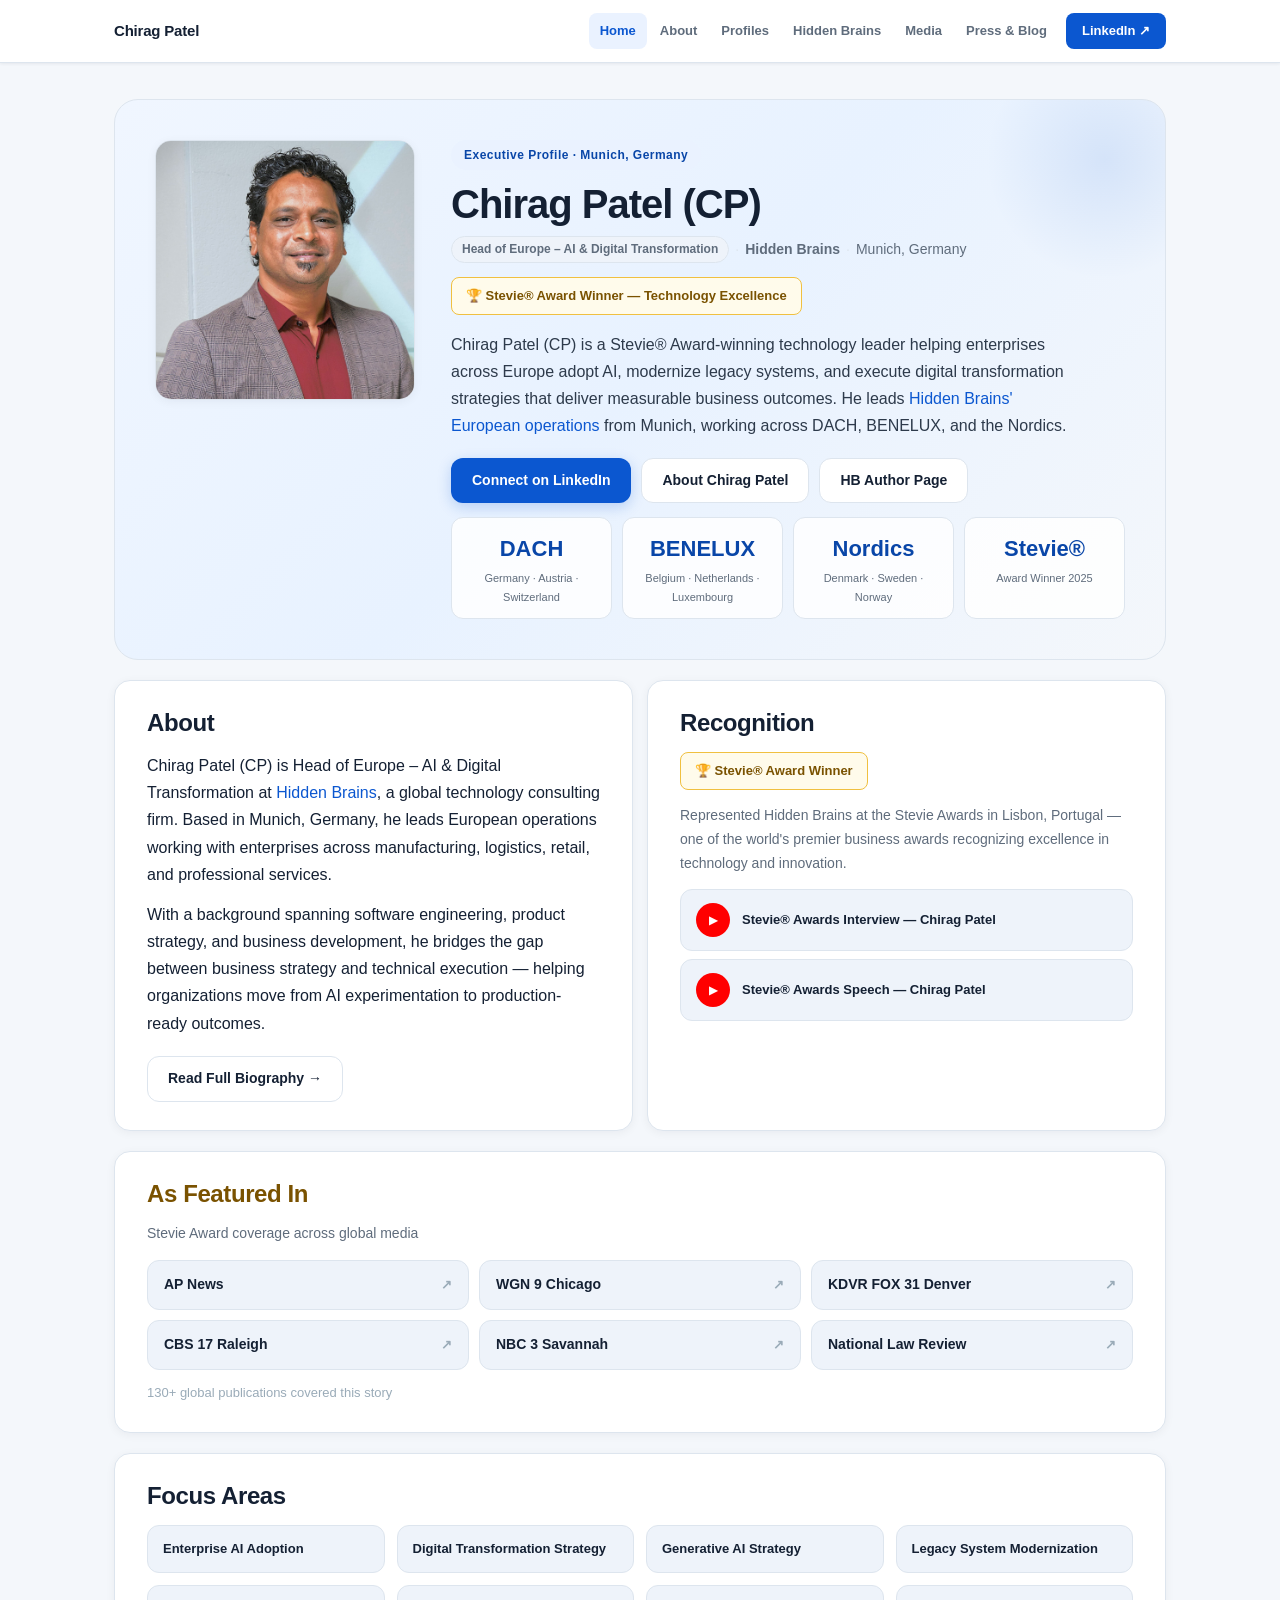
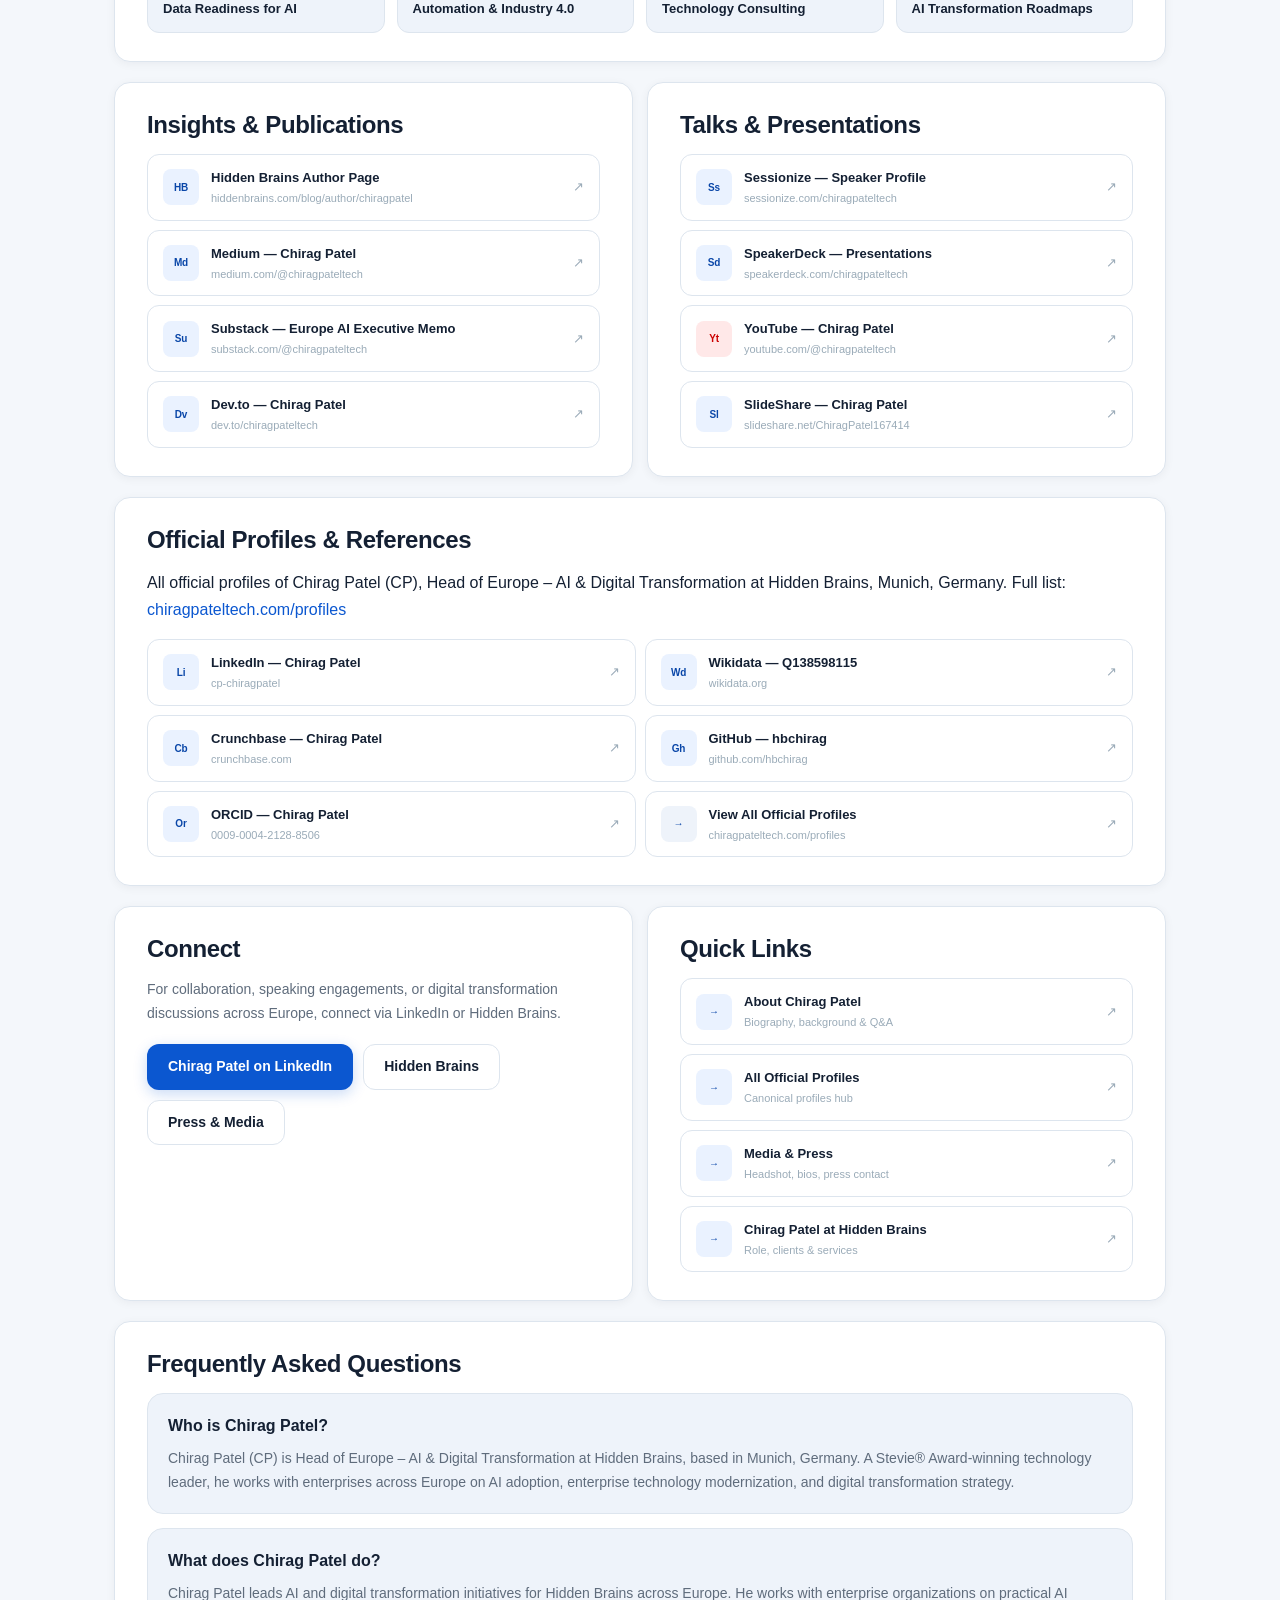
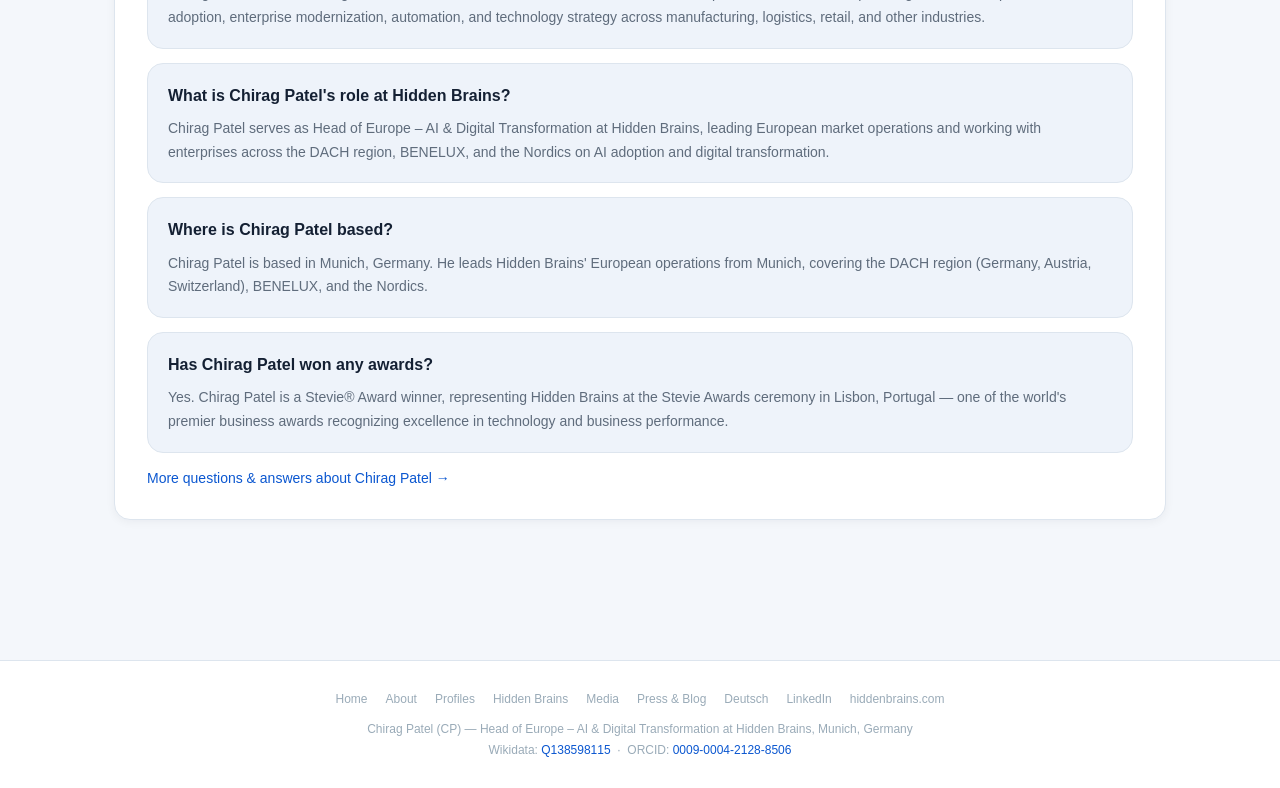
<file: index.html>
<!DOCTYPE html>
<html lang="en">
<head>
<meta charset="UTF-8"/>
<meta name="viewport" content="width=device-width,initial-scale=1.0"/>
<title>Chirag Patel (CP) — AI & Digital Transformation | Munich</title>
<meta name="description" content="Chirag Patel (CP), Head of Europe – AI & Digital Transformation at Hidden Brains, Munich. Stevie® Award winner. Enterprise AI adoption across Europe."/>
<meta name="author" content="Chirag Patel"/>
<meta name="robots" content="index, follow"/>
<link rel="canonical" href="https://chiragpateltech.com/"/>
<link rel="alternate" hreflang="en" href="https://chiragpateltech.com/"/>
<link rel="alternate" hreflang="de" href="https://chiragpateltech.com/chirag-patel-muenchen"/>
<link rel="alternate" hreflang="x-default" href="https://chiragpateltech.com/"/>
<meta name="google-site-verification" content="b51nEF5Mv8X1yjSTfAau5msGA1bmDhkhypOXOXztSyU"/>
<meta name="msvalidate.01" content="3B73894235598F8B4BD6E9AF2F47E3A2"/>
<meta name="p:domain_verify" content="a752d822ec70c8e06800a8be96e46be3"/>
<meta property="og:title" content="Chirag Patel | Head of Europe – AI & Digital Transformation | Hidden Brains"/>
<meta property="og:description" content="Chirag Patel (CP) is Head of Europe – AI & Digital Transformation at Hidden Brains, Munich. Stevie® Award-winning technology leader helping European enterprises adopt AI."/>
<meta property="og:type" content="profile"/>
<meta property="og:url" content="https://chiragpateltech.com/"/>
<meta property="og:image" content="https://chiragpateltech.com/chirag-patel-head-of-europe-ai-digital-transformation.jpg"/>
<meta property="og:image:alt" content="Chirag Patel, Head of Europe – AI & Digital Transformation at Hidden Brains, Munich, Germany"/>
<meta property="og:site_name" content="Chirag Patel"/>
<meta property="og:locale" content="en_GB"/>
<meta property="og:locale:alternate" content="de_DE"/>
<meta property="profile:first_name" content="Chirag"/>
<meta property="profile:last_name" content="Patel"/>
<meta property="profile:username" content="chiragpateltech"/>
<meta name="twitter:card" content="summary_large_image"/>
<meta name="twitter:site" content="@chiragpateltech"/>
<meta name="twitter:creator" content="@chiragpateltech"/>
<meta name="twitter:title" content="Chirag Patel | Head of Europe – AI & Digital Transformation | Hidden Brains"/>
<meta name="twitter:description" content="Chirag Patel (CP) is Head of Europe – AI & Digital Transformation at Hidden Brains, Munich. Stevie® Award-winning leader helping European enterprises adopt AI."/>
<meta name="twitter:image" content="https://chiragpateltech.com/chirag-patel-head-of-europe-ai-digital-transformation.jpg"/>
<link rel="stylesheet" href="/style.css"/>
<script type="application/ld+json">
{"@context":"https://schema.org","@graph":[
{"@type":"WebSite","@id":"https://chiragpateltech.com/#website","url":"https://chiragpateltech.com/","name":"Chirag Patel","inLanguage":"en","description":"Official website of Chirag Patel (CP), Head of Europe – AI & Digital Transformation at Hidden Brains, Munich, Germany."},
{"@type":"Organization","@id":"https://www.hiddenbrains.com/#organization","name":"Hidden Brains","url":"https://www.hiddenbrains.com/"},
{"@type":"Person","@id":"https://chiragpateltech.com/#person","name":"Chirag Patel","alternateName":"CP","url":"https://chiragpateltech.com/","telephone":"+49-15792376719","email":"chirag.hpatel@hiddenbrains.in","image":{"@type":"ImageObject","url":"https://chiragpateltech.com/chirag-patel-head-of-europe-ai-digital-transformation.jpg","caption":"Chirag Patel, Head of Europe – AI & Digital Transformation at Hidden Brains, Munich, Germany"},"jobTitle":"Head of Europe – AI & Digital Transformation","description":"Chirag Patel (CP) is Head of Europe – AI & Digital Transformation at Hidden Brains, based in Munich, Germany. Stevie® Award-winning technology leader working with enterprises across DACH, BENELUX, and the Nordics on AI adoption and digital transformation.","award":"Stevie® Award","nationality":{"@type":"Country","name":"India"},"knowsLanguage":["en","de","hi"],"address":{"@type":"PostalAddress","addressLocality":"Munich","addressRegion":"Bavaria","addressCountry":"DE"},"worksFor":{"@id":"https://www.hiddenbrains.com/#organization"},"affiliation":{"@id":"https://www.hiddenbrains.com/#organization"},"knowsAbout":["Artificial Intelligence","Digital Transformation","Enterprise Technology","AI Strategy","Generative AI","Industry 4.0","Enterprise Automation","Technology Consulting"],"sameAs":[
"https://www.linkedin.com/in/cp-chiragpatel",
"https://www.wikidata.org/wiki/Q138598115",
"https://orcid.org/0009-0004-2128-8506",
"https://github.com/hbchirag",
"https://medium.com/@chiragpateltech",
"https://www.crunchbase.com/person/chirag-patel-a40a",
"https://huggingface.co/chiragpateltech",
"https://sessionize.com/chiragpateltech",
"https://x.com/chiragpateltech",
"https://substack.com/@chiragpateltech",
"https://speakerdeck.com/chiragpateltech",
"https://stackoverflow.com/users/3539782/chirag-patel",
"https://www.hiddenbrains.com/blog/author/chiragpatel",
"https://www.hiddenbrains.com/blog/chirag-patel-head-of-europe.html",
"https://dev.to/chiragpateltech",
"https://www.xing.com/profile/Chirag_Patel011835",
"https://www.quora.com/profile/Chirag-Patel-434",
"https://gravatar.com/chiragpateltech",
"https://www.producthunt.com/@chiragpatelhiddenbrains",
"https://wellfound.com/u/chiragpateltech",
"https://www.indiehackers.com/chiragpateltech",
"https://independent.academia.edu/chiragpateltech",
"https://www.scribd.com/user/chiragpateltech",
"https://issuu.com/chiragpatelhiddenbrains",
"https://gitlab.com/chiragpateltech",
"https://flipboard.com/@chiragpateltech",
"https://vimeo.com/chiragpateltech",
"https://www.reddit.com/user/chirag_patel_hb/",
"https://www.slideshare.net/ChiragPatel167414",
"https://about.me/chiragpatelhb",
"https://de.pinterest.com/chiragpateltecheu/",
"https://www.flickr.com/people/chiragpatelhiddenbrains",
"https://unsplash.com/@chiragpateltech",
"https://500px.com/p/chiragpateltech",
"https://www.tumblr.com/chiragpateltech",
"https://wordpress.com/reader/users/chiragpateltech",
"https://bsky.app/profile/chiragpateltech.bsky.social",
"https://mastodon.social/@chiragpatel",
"https://www.youtube.com/@chiragpateltech",
"https://www.youtube.com/watch?v=zhTV5Y3raMI",
"https://www.youtube.com/watch?v=dyERn0jrpK0",
"https://www.f6s.com/chirag-patel-hiddenbrains",
"https://www.prlog.org/13131289",
"https://www.pressreleasepoint.com/hidden-brains-announces-chirag-patel-head-europe-ai-and-digital-transformation",
"https://chiragpateltech.com/about-chirag-patel/"
]},
{"@type":"WebPage","@id":"https://chiragpateltech.com/#webpage","url":"https://chiragpateltech.com/","name":"Chirag Patel | Head of Europe – AI & Digital Transformation | Hidden Brains","isPartOf":{"@id":"https://chiragpateltech.com/#website"},"about":{"@id":"https://chiragpateltech.com/#person"},"mainEntity":{"@id":"https://chiragpateltech.com/#person"},"inLanguage":"en"},
{"@type":"FAQPage","@id":"https://chiragpateltech.com/#faq","mainEntity":[
{"@type":"Question","name":"Who is Chirag Patel?","acceptedAnswer":{"@type":"Answer","text":"Chirag Patel (CP) is Head of Europe – AI & Digital Transformation at Hidden Brains, based in Munich, Germany. A Stevie® Award-winning technology leader, he works with enterprises across Europe on AI adoption, enterprise technology modernization, and digital transformation strategy."}},
{"@type":"Question","name":"What does Chirag Patel do?","acceptedAnswer":{"@type":"Answer","text":"Chirag Patel leads AI and digital transformation initiatives for Hidden Brains across Europe, working with enterprise organizations on practical AI adoption, enterprise modernization, automation, and technology strategy across manufacturing, logistics, retail, and other industries."}},
{"@type":"Question","name":"What is Chirag Patel's role at Hidden Brains?","acceptedAnswer":{"@type":"Answer","text":"Chirag Patel serves as Head of Europe – AI & Digital Transformation at Hidden Brains, leading European market operations and working with enterprises across the DACH region, BENELUX, and the Nordics."}},
{"@type":"Question","name":"Where is Chirag Patel based?","acceptedAnswer":{"@type":"Answer","text":"Chirag Patel is based in Munich, Germany, leading Hidden Brains' European operations across the DACH region, BENELUX, and the Nordics."}},
{"@type":"Question","name":"Has Chirag Patel won any awards?","acceptedAnswer":{"@type":"Answer","text":"Yes. Chirag Patel is a Stevie® Award winner, representing Hidden Brains at the Stevie Awards — one of the world's premier business awards recognizing excellence in technology and business performance."}}
]}
]}
</script>
<style>
.hero-section{background:linear-gradient(135deg,#f0f6ff 0%,#e8f2ff 50%,#f4f7fb 100%);border-radius:var(--r-xl);padding:40px;margin-bottom:20px;border:1px solid var(--line);overflow:hidden;position:relative}
.hero-section::after{content:"";position:absolute;top:-60px;right:-60px;width:240px;height:240px;background:radial-gradient(circle,rgba(11,87,208,.1) 0%,transparent 70%);pointer-events:none}
.hero-section .hero-grid{position:relative;z-index:1}
.stat-row{display:flex;flex-wrap:wrap;gap:10px;margin-top:14px}
.stat-item{background:rgba(255,255,255,.85);border:1px solid var(--line);border-radius:var(--r-md);padding:12px 16px;text-align:center;flex:1;min-width:120px}
.stat-n{font-size:22px;font-weight:800;color:var(--accent-dark)}
.stat-l{font-size:11px;color:var(--muted);margin-top:1px}
.focus-section{margin-top:20px}
.profiles-2col{display:grid;grid-template-columns:1fr 1fr;gap:9px}
.section-gap{margin-top:20px}
.faq-item{padding:18px 20px;background:var(--bg2);border:1px solid var(--line);border-radius:var(--r-lg);margin-bottom:14px}
.faq-q{font-size:16px;font-weight:700;color:var(--text);margin-bottom:8px}
.faq-a{font-size:14px;color:var(--muted);margin:0;line-height:1.7}
@media(max-width:768px){.hero-section{padding:24px}.profiles-2col{grid-template-columns:1fr}.stat-row{gap:8px}}
.featured-strip{display:grid;grid-template-columns:repeat(3,1fr);gap:10px}
.featured-item{display:flex;align-items:center;gap:10px;padding:12px 16px;background:var(--bg2);border:1px solid var(--line);border-radius:var(--r-md);text-decoration:none;color:var(--text);font-size:14px;font-weight:600;transition:border-color .2s,background .2s}
.featured-item:hover{border-color:var(--accent);background:var(--accent-soft)}
.featured-item .fi-arrow{margin-left:auto;color:var(--hint);font-size:13px;flex-shrink:0}
@media(max-width:900px){.featured-strip{grid-template-columns:repeat(2,1fr)}}
@media(max-width:480px){.featured-strip{grid-template-columns:1fr}}
</style>
</head>
<body>

<nav class="sitenav">
  <div class="nav-inner">
    <a class="nav-brand" href="/" title="Chirag Patel — Home">Chirag Patel</a>
    <div class="nav-links" id="navlinks">
      <a href="/" class="act" title="Home">Home</a>
      <a href="/about-chirag-patel" title="About Chirag Patel">About</a>
      <a href="/profiles" title="Official Profiles">Profiles</a>
      <a href="/chirag-patel-hidden-brains" title="Chirag Patel at Hidden Brains">Hidden Brains</a>
      <a href="/media" title="Media & Press">Media</a>
      <a href="/blog-stevie-award-ai-transformation" title="Press & Blog">Press &amp; Blog</a>
      <a class="nav-cta" href="https://www.linkedin.com/in/cp-chiragpatel" target="_blank" rel="noopener" title="Connect on LinkedIn">LinkedIn ↗</a>
    </div>
    <button class="nav-toggle" id="navtoggle" aria-label="Open menu"><span></span><span></span><span></span></button>
  </div>
</nav>

<div class="wrap">

  <!-- HERO -->
  <section class="hero-section">
    <div class="hero-grid">
      <div class="hero-photo-wrap">
        <img class="hero-photo" src="/chirag-patel-head-of-europe-ai-digital-transformation.jpg" alt="Chirag Patel, Head of Europe – AI & Digital Transformation at Hidden Brains, based in Munich, Germany" width="520" height="520" loading="eager" fetchpriority="high"/>
      </div>
      <div>
        <div class="eyebrow">Executive Profile · Munich, Germany</div>
        <h1 class="page-title">Chirag Patel (CP)</h1>
        <div class="meta-line">
          <span class="meta-tag">Head of Europe – AI &amp; Digital Transformation</span>
          <span class="meta-dot">·</span>
          <a href="https://www.hiddenbrains.com/" target="_blank" rel="noopener" title="Hidden Brains" style="color:var(--muted);font-weight:600">Hidden Brains</a>
          <span class="meta-dot">·</span>
          <span>Munich, Germany</span>
        </div>
        <div class="award-badge" style="margin-bottom:16px">🏆 Stevie® Award Winner — Technology Excellence</div>
        <p style="font-size:16px;color:#2d3a4b;max-width:620px">Chirag Patel (CP) is a Stevie® Award-winning technology leader helping enterprises across Europe adopt AI, modernize legacy systems, and execute digital transformation strategies that deliver measurable business outcomes. He leads <a href="https://www.hiddenbrains.com/software-development-company-europe.html" target="_blank" rel="noopener" title="Hidden Brains Europe">Hidden Brains' European operations</a> from Munich, working across DACH, BENELUX, and the Nordics.</p>
        <div class="btn-group">
          <a class="btn btn-p" href="https://www.linkedin.com/in/cp-chiragpatel" target="_blank" rel="noopener" title="Chirag Patel on LinkedIn">Connect on LinkedIn</a>
          <a class="btn btn-s" href="/about-chirag-patel" title="About Chirag Patel">About Chirag Patel</a>
          <a class="btn btn-s" href="https://www.hiddenbrains.com/blog/author/chiragpatel" target="_blank" rel="noopener" title="Chirag Patel at Hidden Brains">HB Author Page</a>
        </div>
        <div class="stat-row">
          <div class="stat-item"><div class="stat-n">DACH</div><div class="stat-l">Germany · Austria · Switzerland</div></div>
          <div class="stat-item"><div class="stat-n">BENELUX</div><div class="stat-l">Belgium · Netherlands · Luxembourg</div></div>
          <div class="stat-item"><div class="stat-n">Nordics</div><div class="stat-l">Denmark · Sweden · Norway</div></div>
          <div class="stat-item"><div class="stat-n">Stevie®</div><div class="stat-l">Award Winner 2025</div></div>
        </div>
      </div>
    </div>
  </section>

  <!-- ABOUT + RECOGNITION 2-COL -->
  <div class="g2 section-gap">
    <div class="card">
      <h2 class="sec-title">About</h2>
      <p>Chirag Patel (CP) is Head of Europe – AI &amp; Digital Transformation at <a href="https://www.hiddenbrains.com/" target="_blank" rel="noopener" title="Hidden Brains">Hidden Brains</a>, a global technology consulting firm. Based in Munich, Germany, he leads European operations working with enterprises across manufacturing, logistics, retail, and professional services.</p>
      <p>With a background spanning software engineering, product strategy, and business development, he bridges the gap between business strategy and technical execution — helping organizations move from AI experimentation to production-ready outcomes.</p>
      <a class="btn btn-s" href="/about-chirag-patel" title="Full biography of Chirag Patel" style="margin-top:6px">Read Full Biography →</a>
    </div>
    <div class="card">
      <h2 class="sec-title">Recognition</h2>
      <div class="award-badge" style="margin-bottom:14px">🏆 Stevie® Award Winner</div>
      <p style="font-size:14px;color:var(--muted)">Represented Hidden Brains at the Stevie Awards in Lisbon, Portugal — one of the world's premier business awards recognizing excellence in technology and innovation.</p>
      <div style="margin-top:14px;display:grid;gap:8px">
        <a class="vid-row" href="https://www.youtube.com/watch?v=zhTV5Y3raMI" target="_blank" rel="noopener" title="Chirag Patel Stevie Awards Interview">
          <div class="vid-icon">▶</div>
          <div class="vid-title">Stevie® Awards Interview — Chirag Patel</div>
        </a>
        <a class="vid-row" href="https://www.youtube.com/watch?v=dyERn0jrpK0" target="_blank" rel="noopener" title="Chirag Patel Stevie Awards Speech">
          <div class="vid-icon">▶</div>
          <div class="vid-title">Stevie® Awards Speech — Chirag Patel</div>
        </a>
      </div>
    </div>
  </div>

  <!-- AS FEATURED IN -->
  <div class="card section-gap">
    <h2 class="sec-title" style="color:#7a5200">As Featured In</h2>
    <p style="font-size:14px;color:var(--muted);margin-bottom:14px">Stevie Award coverage across global media</p>
    <div class="featured-strip">
      <a class="featured-item" href="https://apnews.com/press-release/ein-presswire-newsmatics/chirag-patel-wins-stevie-award-for-ai-and-digital-transformation-excellence-bff6a86cfa01e59e1eb6a639d35866a0" target="_blank" rel="noopener" title="Chirag Patel Stevie Award — AP News">AP News<span class="fi-arrow">↗</span></a>
      <a class="featured-item" href="https://wgntv.com/business/press-releases/ein-presswire/901660516/chirag-patel-wins-stevie-award-for-ai-and-digital-transformation-excellence" target="_blank" rel="noopener" title="Chirag Patel Stevie Award — WGN 9 Chicago">WGN 9 Chicago<span class="fi-arrow">↗</span></a>
      <a class="featured-item" href="https://kdvr.com/business/press-releases/ein-presswire/901660516/chirag-patel-wins-stevie-award-for-ai-and-digital-transformation-excellence" target="_blank" rel="noopener" title="Chirag Patel Stevie Award — KDVR FOX 31 Denver">KDVR FOX 31 Denver<span class="fi-arrow">↗</span></a>
      <a class="featured-item" href="https://www.cbs17.com/business/press-releases/ein-presswire/901660516/chirag-patel-wins-stevie-award-for-ai-and-digital-transformation-excellence" target="_blank" rel="noopener" title="Chirag Patel Stevie Award — CBS 17 Raleigh">CBS 17 Raleigh<span class="fi-arrow">↗</span></a>
      <a class="featured-item" href="https://www.wsav.com/business/press-releases/ein-presswire/901660516/chirag-patel-wins-stevie-award-for-ai-and-digital-transformation-excellence" target="_blank" rel="noopener" title="Chirag Patel Stevie Award — NBC 3 Savannah">NBC 3 Savannah<span class="fi-arrow">↗</span></a>
      <a class="featured-item" href="https://natlawreview.com/press-releases/chirag-patel-wins-stevie-award-ai-and-digital-transformation-excellence" target="_blank" rel="noopener" title="Chirag Patel Stevie Award — National Law Review">National Law Review<span class="fi-arrow">↗</span></a>
    </div>
    <p style="font-size:13px;color:var(--hint);margin-top:12px">130+ global publications covered this story</p>
  </div>

  <!-- FOCUS AREAS -->
  <div class="card section-gap">
    <h2 class="sec-title">Focus Areas</h2>
    <div class="g4">
      <div class="chip">Enterprise AI Adoption</div>
      <div class="chip">Digital Transformation Strategy</div>
      <div class="chip">Generative AI Strategy</div>
      <div class="chip">Legacy System Modernization</div>
      <div class="chip">Data Readiness for AI</div>
      <div class="chip">Automation &amp; Industry 4.0</div>
      <div class="chip">Technology Consulting</div>
      <div class="chip">AI Transformation Roadmaps</div>
    </div>
  </div>

  <!-- INSIGHTS + TALKS -->
  <div class="g2 section-gap">
    <div class="card">
      <h2 class="sec-title">Insights &amp; Publications</h2>
      <div class="p-list">
        <a class="p-row" href="https://www.hiddenbrains.com/blog/author/chiragpatel" target="_blank" rel="noopener" title="Chirag Patel articles at Hidden Brains">
          <div class="p-icon">HB</div>
          <div class="p-info"><div class="p-name">Hidden Brains Author Page</div><div class="p-handle">hiddenbrains.com/blog/author/chiragpatel</div></div>
          <span class="p-arr">↗</span>
        </a>
        <a class="p-row" href="https://medium.com/@chiragpateltech" target="_blank" rel="noopener" title="Chirag Patel on Medium">
          <div class="p-icon">Md</div>
          <div class="p-info"><div class="p-name">Medium — Chirag Patel</div><div class="p-handle">medium.com/@chiragpateltech</div></div>
          <span class="p-arr">↗</span>
        </a>
        <a class="p-row" href="https://substack.com/@chiragpateltech" target="_blank" rel="noopener" title="Chirag Patel Substack — Europe AI Executive Memo">
          <div class="p-icon">Su</div>
          <div class="p-info"><div class="p-name">Substack — Europe AI Executive Memo</div><div class="p-handle">substack.com/@chiragpateltech</div></div>
          <span class="p-arr">↗</span>
        </a>
        <a class="p-row" href="https://dev.to/chiragpateltech" target="_blank" rel="noopener" title="Chirag Patel on Dev.to">
          <div class="p-icon">Dv</div>
          <div class="p-info"><div class="p-name">Dev.to — Chirag Patel</div><div class="p-handle">dev.to/chiragpateltech</div></div>
          <span class="p-arr">↗</span>
        </a>
      </div>
    </div>
    <div class="card">
      <h2 class="sec-title">Talks &amp; Presentations</h2>
      <div class="p-list">
        <a class="p-row" href="https://sessionize.com/chiragpateltech" target="_blank" rel="noopener" title="Chirag Patel speaker profile on Sessionize">
          <div class="p-icon">Ss</div>
          <div class="p-info"><div class="p-name">Sessionize — Speaker Profile</div><div class="p-handle">sessionize.com/chiragpateltech</div></div>
          <span class="p-arr">↗</span>
        </a>
        <a class="p-row" href="https://speakerdeck.com/chiragpateltech" target="_blank" rel="noopener" title="Chirag Patel on SpeakerDeck">
          <div class="p-icon">Sd</div>
          <div class="p-info"><div class="p-name">SpeakerDeck — Presentations</div><div class="p-handle">speakerdeck.com/chiragpateltech</div></div>
          <span class="p-arr">↗</span>
        </a>
        <a class="p-row" href="https://www.youtube.com/@chiragpateltech" target="_blank" rel="noopener" title="Chirag Patel YouTube Channel">
          <div class="p-icon" style="background:#ffe8e8;color:#c00">Yt</div>
          <div class="p-info"><div class="p-name">YouTube — Chirag Patel</div><div class="p-handle">youtube.com/@chiragpateltech</div></div>
          <span class="p-arr">↗</span>
        </a>
        <a class="p-row" href="https://www.slideshare.net/ChiragPatel167414" target="_blank" rel="noopener" title="Chirag Patel on SlideShare">
          <div class="p-icon">Sl</div>
          <div class="p-info"><div class="p-name">SlideShare — Chirag Patel</div><div class="p-handle">slideshare.net/ChiragPatel167414</div></div>
          <span class="p-arr">↗</span>
        </a>
      </div>
    </div>
  </div>

  <!-- OFFICIAL PROFILES -->
  <div class="card section-gap">
    <h2 class="sec-title">Official Profiles &amp; References</h2>
    <p class="text-sm text-muted mb-4">All official profiles of Chirag Patel (CP), Head of Europe – AI &amp; Digital Transformation at Hidden Brains, Munich, Germany. Full list: <a href="/profiles" title="All official Chirag Patel profiles">chiragpateltech.com/profiles</a></p>
    <div class="profiles-2col">
      <a class="p-row" href="https://www.linkedin.com/in/cp-chiragpatel" target="_blank" rel="noopener" title="Chirag Patel LinkedIn"><div class="p-icon">Li</div><div class="p-info"><div class="p-name">LinkedIn — Chirag Patel</div><div class="p-handle">cp-chiragpatel</div></div><span class="p-arr">↗</span></a>
      <a class="p-row" href="https://www.wikidata.org/wiki/Q138598115" target="_blank" rel="noopener" title="Chirag Patel Wikidata Q138598115"><div class="p-icon">Wd</div><div class="p-info"><div class="p-name">Wikidata — Q138598115</div><div class="p-handle">wikidata.org</div></div><span class="p-arr">↗</span></a>
      <a class="p-row" href="https://www.crunchbase.com/person/chirag-patel-a40a" target="_blank" rel="noopener" title="Chirag Patel Crunchbase"><div class="p-icon">Cb</div><div class="p-info"><div class="p-name">Crunchbase — Chirag Patel</div><div class="p-handle">crunchbase.com</div></div><span class="p-arr">↗</span></a>
      <a class="p-row" href="https://github.com/hbchirag" target="_blank" rel="noopener" title="Chirag Patel GitHub"><div class="p-icon">Gh</div><div class="p-info"><div class="p-name">GitHub — hbchirag</div><div class="p-handle">github.com/hbchirag</div></div><span class="p-arr">↗</span></a>
      <a class="p-row" href="https://orcid.org/0009-0004-2128-8506" target="_blank" rel="noopener" title="Chirag Patel ORCID 0009-0004-2128-8506"><div class="p-icon">Or</div><div class="p-info"><div class="p-name">ORCID — Chirag Patel</div><div class="p-handle">0009-0004-2128-8506</div></div><span class="p-arr">↗</span></a>
      <a class="p-row" href="/profiles" title="All official profiles of Chirag Patel"><div class="p-icon" style="background:var(--bg2)">→</div><div class="p-info"><div class="p-name">View All Official Profiles</div><div class="p-handle">chiragpateltech.com/profiles</div></div><span class="p-arr">↗</span></a>
    </div>
  </div>

  <!-- CONNECT + QUICK LINKS -->
  <div class="g2 section-gap">
    <div class="card">
      <h2 class="sec-title">Connect</h2>
      <p style="color:var(--muted);font-size:14px">For collaboration, speaking engagements, or digital transformation discussions across Europe, connect via LinkedIn or Hidden Brains.</p>
      <div class="btn-group">
        <a class="btn btn-p" href="https://www.linkedin.com/in/cp-chiragpatel" target="_blank" rel="noopener" title="Chirag Patel LinkedIn">Chirag Patel on LinkedIn</a>
        <a class="btn btn-s" href="https://www.hiddenbrains.com/" target="_blank" rel="noopener" title="Hidden Brains Website">Hidden Brains</a>
        <a class="btn btn-s" href="/media" title="Press & Media resources for Chirag Patel">Press &amp; Media</a>
      </div>
    </div>
    <div class="card">
      <h2 class="sec-title">Quick Links</h2>
      <div class="p-list">
        <a class="p-row" href="/about-chirag-patel" title="About Chirag Patel"><div class="p-icon">→</div><div class="p-info"><div class="p-name">About Chirag Patel</div><div class="p-handle">Biography, background &amp; Q&amp;A</div></div><span class="p-arr">↗</span></a>
        <a class="p-row" href="/profiles" title="All official Chirag Patel profiles"><div class="p-icon">→</div><div class="p-info"><div class="p-name">All Official Profiles</div><div class="p-handle">Canonical profiles hub</div></div><span class="p-arr">↗</span></a>
        <a class="p-row" href="/media" title="Media & Press"><div class="p-icon">→</div><div class="p-info"><div class="p-name">Media &amp; Press</div><div class="p-handle">Headshot, bios, press contact</div></div><span class="p-arr">↗</span></a>
        <a class="p-row" href="/chirag-patel-hidden-brains" title="Chirag Patel at Hidden Brains"><div class="p-icon">→</div><div class="p-info"><div class="p-name">Chirag Patel at Hidden Brains</div><div class="p-handle">Role, clients &amp; services</div></div><span class="p-arr">↗</span></a>
      </div>
    </div>
  </div>

  <!-- FAQ -->
  <div class="card section-gap">
    <h2 class="sec-title">Frequently Asked Questions</h2>
    <div class="faq-item"><div class="faq-q">Who is Chirag Patel?</div><p class="faq-a">Chirag Patel (CP) is Head of Europe – AI &amp; Digital Transformation at Hidden Brains, based in Munich, Germany. A Stevie® Award-winning technology leader, he works with enterprises across Europe on AI adoption, enterprise technology modernization, and digital transformation strategy.</p></div>
    <div class="faq-item"><div class="faq-q">What does Chirag Patel do?</div><p class="faq-a">Chirag Patel leads AI and digital transformation initiatives for Hidden Brains across Europe. He works with enterprise organizations on practical AI adoption, enterprise modernization, automation, and technology strategy across manufacturing, logistics, retail, and other industries.</p></div>
    <div class="faq-item"><div class="faq-q">What is Chirag Patel's role at Hidden Brains?</div><p class="faq-a">Chirag Patel serves as Head of Europe – AI &amp; Digital Transformation at Hidden Brains, leading European market operations and working with enterprises across the DACH region, BENELUX, and the Nordics on AI adoption and digital transformation.</p></div>
    <div class="faq-item"><div class="faq-q">Where is Chirag Patel based?</div><p class="faq-a">Chirag Patel is based in Munich, Germany. He leads Hidden Brains' European operations from Munich, covering the DACH region (Germany, Austria, Switzerland), BENELUX, and the Nordics.</p></div>
    <div class="faq-item"><div class="faq-q">Has Chirag Patel won any awards?</div><p class="faq-a">Yes. Chirag Patel is a Stevie® Award winner, representing Hidden Brains at the Stevie Awards ceremony in Lisbon, Portugal — one of the world's premier business awards recognizing excellence in technology and business performance.</p></div>
    <p style="margin-top:14px;font-size:14px"><a href="/about-chirag-patel" title="More questions about Chirag Patel">More questions &amp; answers about Chirag Patel →</a></p>
  </div>

</div><!-- /wrap -->

<footer class="site-footer">
  <div class="footer-links">
    <a href="/" title="Home">Home</a>
    <a href="/about-chirag-patel" title="About">About</a>
    <a href="/profiles" title="Profiles">Profiles</a>
    <a href="/chirag-patel-hidden-brains" title="Hidden Brains">Hidden Brains</a>
    <a href="/media" title="Media">Media</a>
    <a href="/blog-stevie-award-ai-transformation" title="Press & Blog">Press &amp; Blog</a>
    <a href="/chirag-patel-muenchen" title="Deutsch">Deutsch</a>
    <a href="https://www.linkedin.com/in/cp-chiragpatel" target="_blank" rel="noopener" title="LinkedIn">LinkedIn</a>
    <a href="https://www.hiddenbrains.com/" target="_blank" rel="noopener" title="Hidden Brains">hiddenbrains.com</a>
  </div>
  <div class="footer-copy">
    Chirag Patel (CP) — Head of Europe – AI &amp; Digital Transformation at Hidden Brains, Munich, Germany<br>
    Wikidata: <a href="https://www.wikidata.org/wiki/Q138598115" target="_blank" rel="noopener">Q138598115</a> &nbsp;·&nbsp;
    ORCID: <a href="https://orcid.org/0009-0004-2128-8506" target="_blank" rel="noopener">0009-0004-2128-8506</a>
  </div>
</footer>

<script>
document.getElementById('navtoggle').addEventListener('click',function(){
  document.getElementById('navlinks').classList.toggle('open');
});
</script>
</body>
</html>
</file>
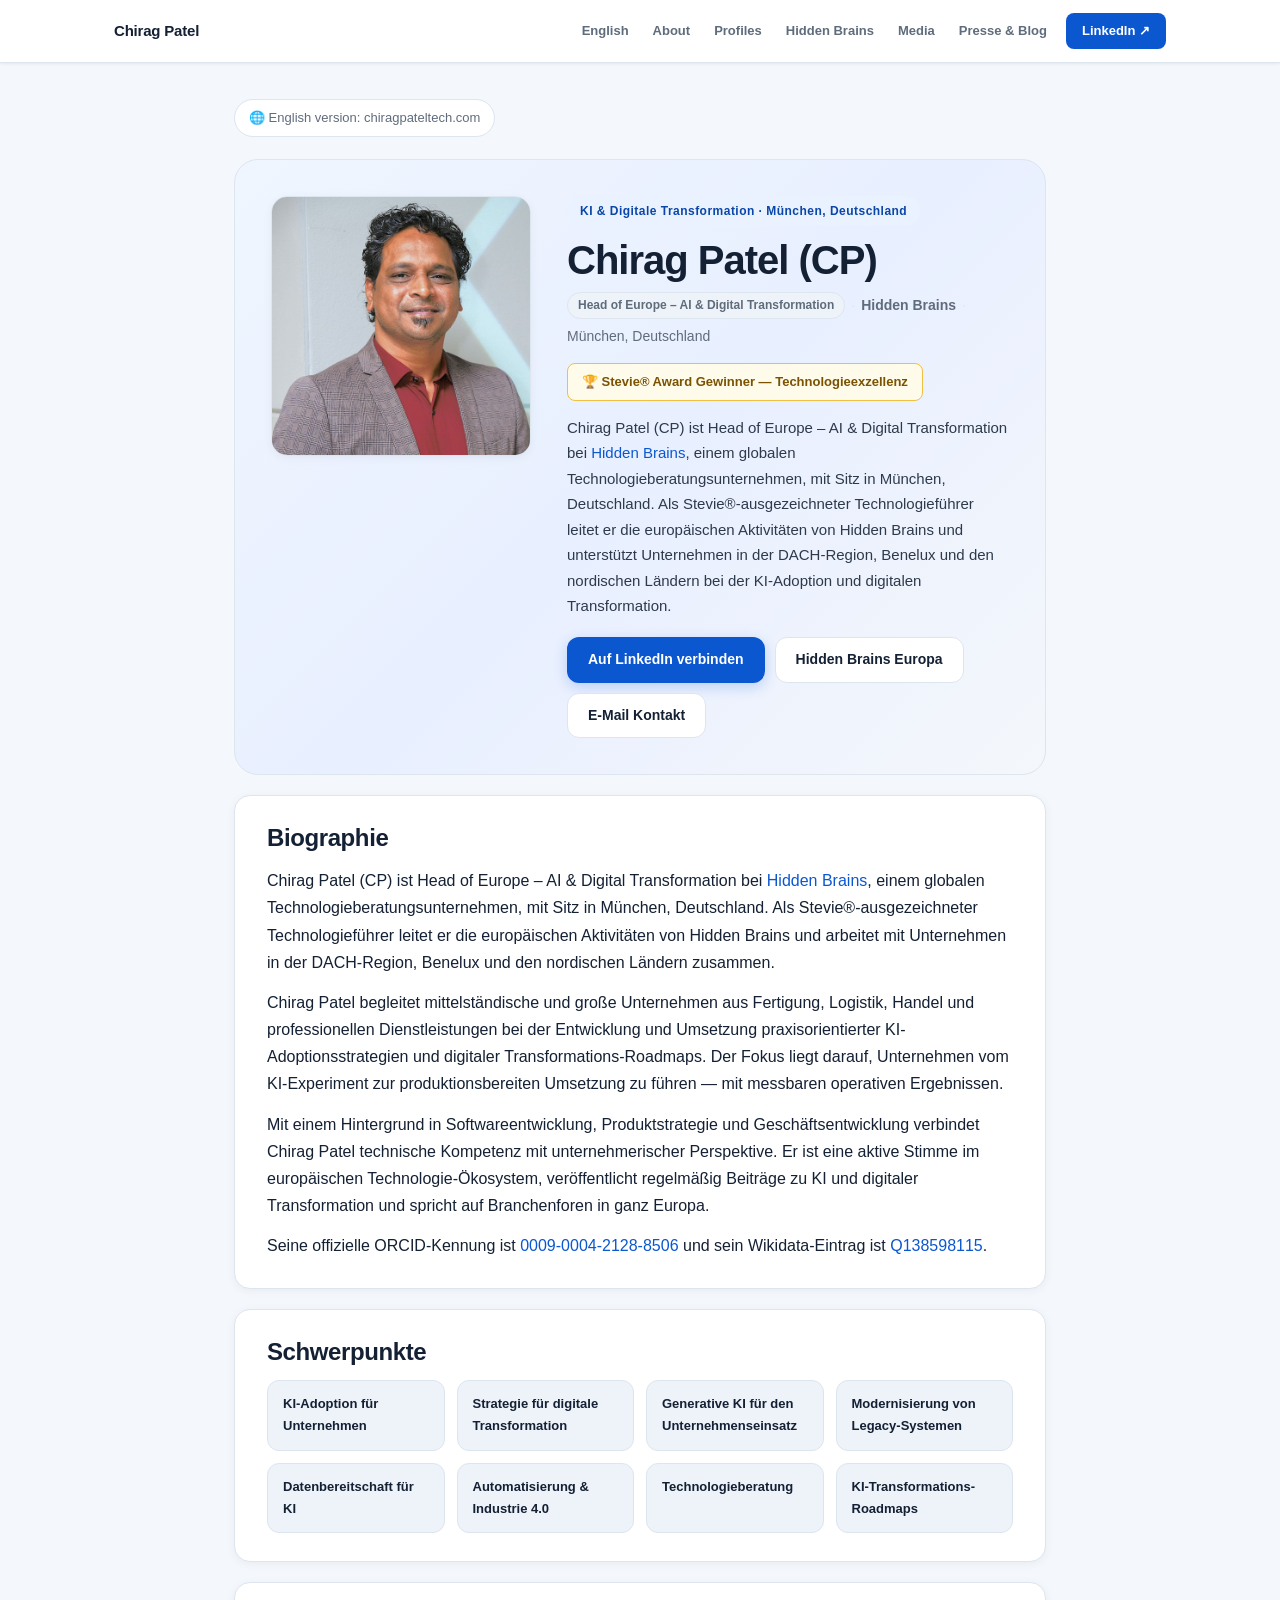
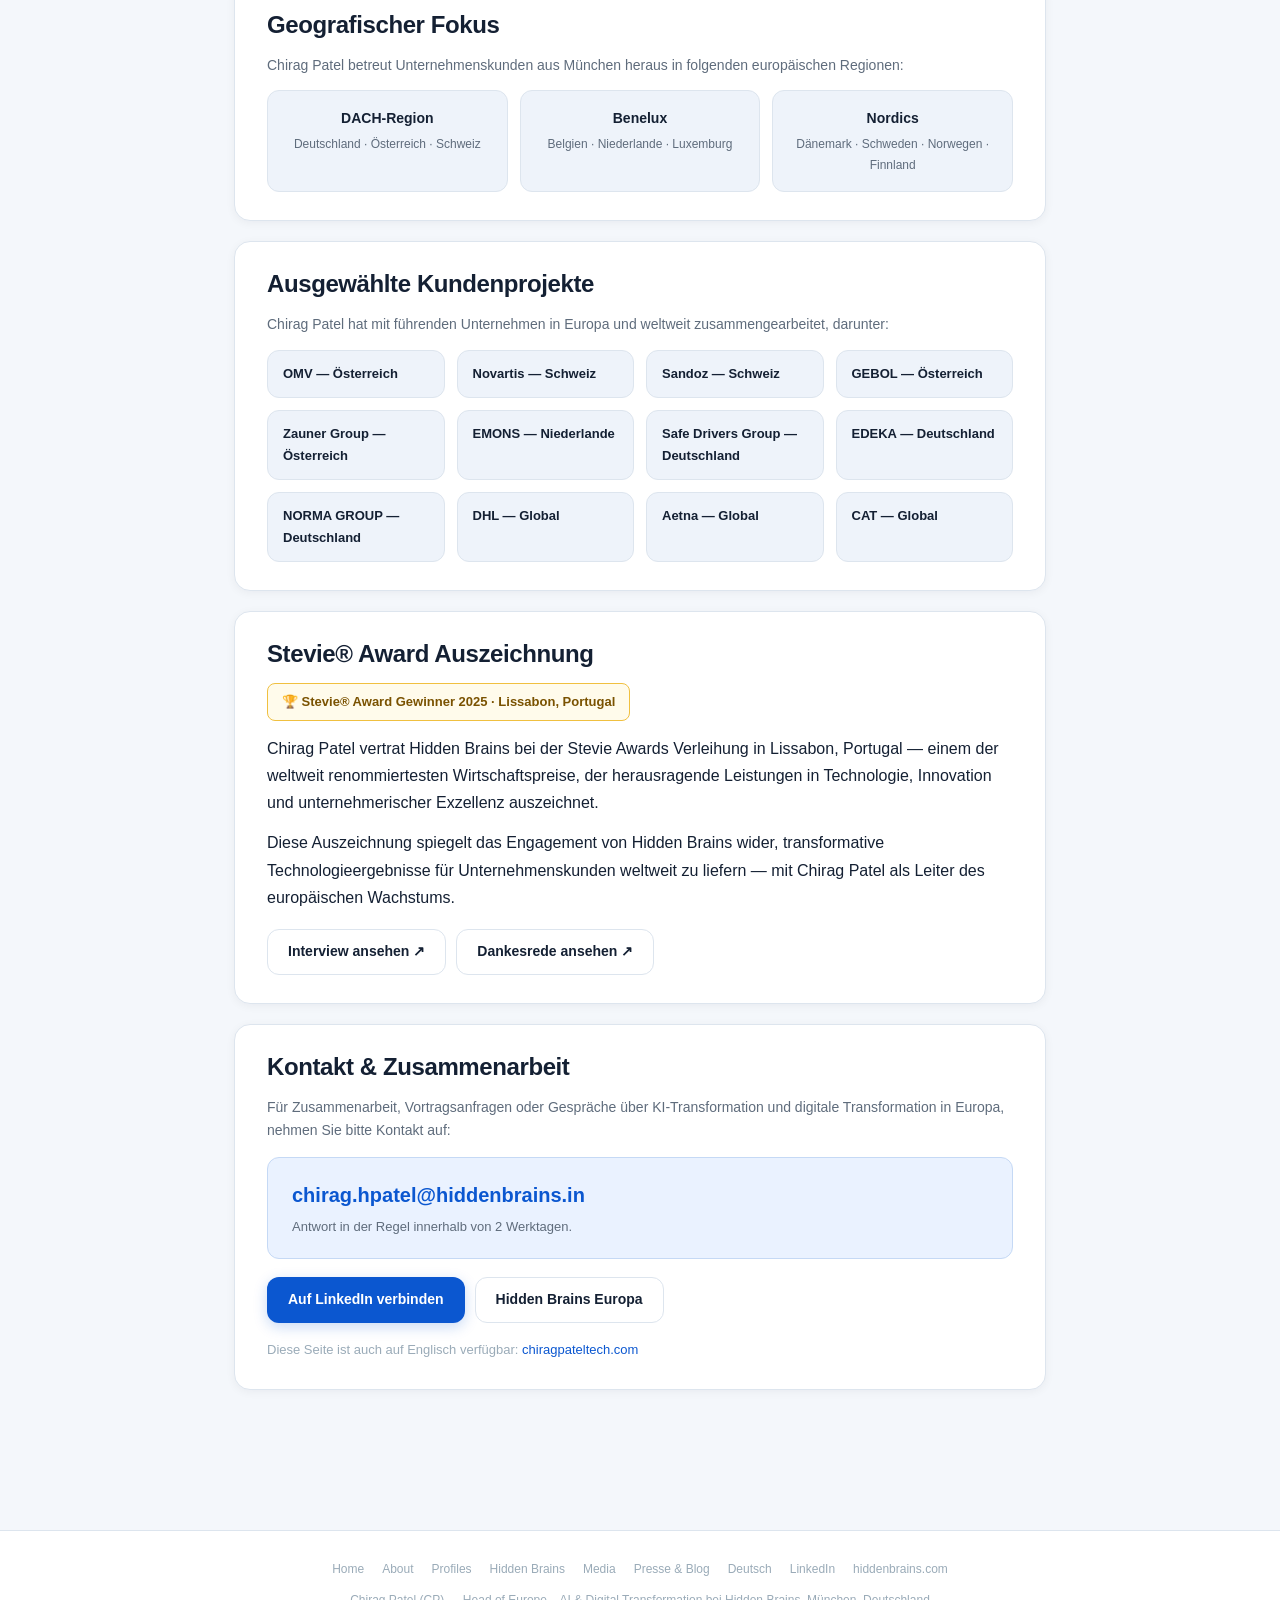
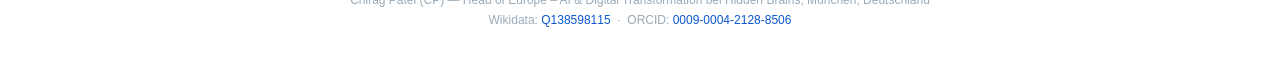
<file: chirag-patel-muenchen.html>
<!DOCTYPE html>
<html lang="de">
<head>
<meta charset="UTF-8"/>
<meta name="viewport" content="width=device-width,initial-scale=1.0"/>
<title>Chirag Patel München — KI & Digitale Transformation</title>
<meta name="description" content="Chirag Patel (CP) ist Head of Europe – KI & Digitale Transformation bei Hidden Brains in München. Stevie® Award Gewinner."/>
<meta name="author" content="Chirag Patel"/>
<meta name="robots" content="index, follow"/>
<link rel="canonical" href="https://chiragpateltech.com/chirag-patel-muenchen"/>
<link rel="alternate" hreflang="de" href="https://chiragpateltech.com/chirag-patel-muenchen"/>
<link rel="alternate" hreflang="en" href="https://chiragpateltech.com/"/>
<link rel="alternate" hreflang="x-default" href="https://chiragpateltech.com/"/>
<meta property="og:title" content="Chirag Patel | KI & Digitale Transformation | München, Deutschland"/>
<meta property="og:description" content="Chirag Patel (CP) ist Head of Europe – AI & Digital Transformation bei Hidden Brains, München. KI-Adoption und digitale Transformation für europäische Unternehmen."/>
<meta property="og:type" content="profile"/>
<meta property="og:url" content="https://chiragpateltech.com/chirag-patel-muenchen"/>
<meta property="og:image" content="https://chiragpateltech.com/chirag-patel-head-of-europe-ai-digital-transformation.jpg"/>
<meta property="og:image:alt" content="Chirag Patel, Head of Europe – AI & Digital Transformation bei Hidden Brains, München, Deutschland"/>
<meta property="og:site_name" content="Chirag Patel"/>
<meta property="og:locale" content="de_DE"/>
<meta property="og:locale:alternate" content="en_GB"/>
<meta property="profile:first_name" content="Chirag"/>
<meta property="profile:last_name" content="Patel"/>
<meta property="profile:username" content="chiragpateltech"/>
<meta name="twitter:card" content="summary_large_image"/>
<meta name="twitter:site" content="@chiragpateltech"/>
<meta name="twitter:creator" content="@chiragpateltech"/>
<meta name="twitter:title" content="Chirag Patel | KI & Digitale Transformation | München"/>
<meta name="twitter:description" content="Chirag Patel (CP) ist Head of Europe – AI & Digital Transformation bei Hidden Brains, München. Stevie®-ausgezeichneter Technologieführer."/>
<meta name="twitter:image" content="https://chiragpateltech.com/chirag-patel-head-of-europe-ai-digital-transformation.jpg"/>
<link rel="stylesheet" href="/style.css"/>
<script type="application/ld+json">
{"@context":"https://schema.org","@graph":[
{"@type":"WebSite","@id":"https://chiragpateltech.com/#website","url":"https://chiragpateltech.com/","name":"Chirag Patel","inLanguage":"en"},
{"@type":"Organization","@id":"https://www.hiddenbrains.com/#organization","name":"Hidden Brains","url":"https://www.hiddenbrains.com/"},
{"@type":"Person","@id":"https://chiragpateltech.com/#person","name":"Chirag Patel","alternateName":"CP","url":"https://chiragpateltech.com/","telephone":"+49-15792376719","email":"chirag.hpatel@hiddenbrains.in","jobTitle":"Head of Europe – AI & Digital Transformation","award":"Stevie® Award","nationality":{"@type":"Country","name":"India"},"knowsLanguage":["en","de","hi"],"image":{"@type":"ImageObject","url":"https://chiragpateltech.com/chirag-patel-head-of-europe-ai-digital-transformation.jpg","caption":"Chirag Patel, Head of Europe – AI & Digital Transformation bei Hidden Brains, München, Deutschland"},"address":{"@type":"PostalAddress","addressLocality":"München","addressRegion":"Bayern","addressCountry":"DE"},"worksFor":{"@id":"https://www.hiddenbrains.com/#organization"},"affiliation":{"@id":"https://www.hiddenbrains.com/#organization"},"knowsAbout":["Artificial Intelligence","Digital Transformation","Enterprise Technology","AI Strategy","Generative AI","Industry 4.0","Enterprise Automation","Technology Consulting"],"sameAs":[
"https://www.linkedin.com/in/cp-chiragpatel",
"https://www.wikidata.org/wiki/Q138598115",
"https://orcid.org/0009-0004-2128-8506",
"https://github.com/hbchirag",
"https://medium.com/@chiragpateltech",
"https://www.crunchbase.com/person/chirag-patel-a40a",
"https://huggingface.co/chiragpateltech",
"https://sessionize.com/chiragpateltech",
"https://x.com/chiragpateltech",
"https://substack.com/@chiragpateltech",
"https://speakerdeck.com/chiragpateltech",
"https://stackoverflow.com/users/3539782/chirag-patel",
"https://www.hiddenbrains.com/blog/author/chiragpatel",
"https://www.hiddenbrains.com/blog/chirag-patel-head-of-europe.html",
"https://dev.to/chiragpateltech",
"https://www.xing.com/profile/Chirag_Patel011835",
"https://www.quora.com/profile/Chirag-Patel-434",
"https://gravatar.com/chiragpateltech",
"https://www.producthunt.com/@chiragpatelhiddenbrains",
"https://wellfound.com/u/chiragpateltech",
"https://www.indiehackers.com/chiragpateltech",
"https://independent.academia.edu/chiragpateltech",
"https://www.scribd.com/user/chiragpateltech",
"https://issuu.com/chiragpatelhiddenbrains",
"https://gitlab.com/chiragpateltech",
"https://flipboard.com/@chiragpateltech",
"https://vimeo.com/chiragpateltech",
"https://www.reddit.com/user/chirag_patel_hb/",
"https://www.slideshare.net/ChiragPatel167414",
"https://about.me/chiragpatelhb",
"https://de.pinterest.com/chiragpateltecheu/",
"https://www.flickr.com/people/chiragpatelhiddenbrains",
"https://unsplash.com/@chiragpateltech",
"https://500px.com/p/chiragpateltech",
"https://www.tumblr.com/chiragpateltech",
"https://wordpress.com/reader/users/chiragpateltech",
"https://bsky.app/profile/chiragpateltech.bsky.social",
"https://mastodon.social/@chiragpatel",
"https://www.youtube.com/@chiragpateltech",
"https://www.youtube.com/watch?v=zhTV5Y3raMI",
"https://www.youtube.com/watch?v=dyERn0jrpK0",
"https://www.f6s.com/chirag-patel-hiddenbrains",
"https://www.prlog.org/13131289",
"https://chiragpateltech.com/about-chirag-patel/"
]},
{"@type":"WebPage","@id":"https://chiragpateltech.com/chirag-patel-muenchen/#webpage","url":"https://chiragpateltech.com/chirag-patel-muenchen/","name":"Chirag Patel | KI & Digitale Transformation | München, Deutschland","isPartOf":{"@id":"https://chiragpateltech.com/#website"},"about":{"@id":"https://chiragpateltech.com/#person"},"inLanguage":"de","breadcrumb":{"@type":"BreadcrumbList","itemListElement":[{"@type":"ListItem","position":1,"name":"Home","item":"https://chiragpateltech.com/"},{"@type":"ListItem","position":2,"name":"München","item":"https://chiragpateltech.com/chirag-patel-muenchen/"}]}}
]}
</script>
<style>
.de-hero{background:linear-gradient(135deg,#f0f6ff 0%,#e8efff 50%,#f4f7fb 100%);border-radius:var(--r-xl);padding:36px;border:1px solid var(--line);margin-bottom:20px}
.gap-top{margin-top:20px}
</style>
</head>
<body>

<nav class="sitenav">
  <div class="nav-inner">
    <a class="nav-brand" href="/" title="Chirag Patel — Home">Chirag Patel</a>
    <div class="nav-links" id="navlinks">
      <a href="/" title="Englische Startseite">English</a>
      <a href="/about-chirag-patel" title="Über Chirag Patel">About</a>
      <a href="/profiles" title="Profile">Profiles</a>
      <a href="/chirag-patel-hidden-brains" title="Hidden Brains">Hidden Brains</a>
      <a href="/media" title="Presse">Media</a>
      <a href="/blog-stevie-award-ai-transformation" title="Presse & Blog">Presse &amp; Blog</a>
      <a class="nav-cta" href="https://www.linkedin.com/in/cp-chiragpatel" target="_blank" rel="noopener" title="LinkedIn">LinkedIn ↗</a>
    </div>
    <button class="nav-toggle" id="navtoggle" aria-label="Menü öffnen"><span></span><span></span><span></span></button>
  </div>
</nav>

<div class="wrap wrap-n">

  <a class="lang-sw" href="/" title="English version of this page">🌐 English version: chiragpateltech.com</a>

  <!-- HERO -->
  <div class="de-hero">
    <div class="hero-grid">
      <div class="hero-photo-wrap">
        <img class="hero-photo" src="/chirag-patel-head-of-europe-ai-digital-transformation.jpg" alt="Chirag Patel, Head of Europe – AI & Digital Transformation bei Hidden Brains, München, Deutschland" width="520" height="520" loading="eager"/>
      </div>
      <div>
        <div class="eyebrow">KI &amp; Digitale Transformation · München, Deutschland</div>
        <h1 class="page-title">Chirag Patel (CP)</h1>
        <div class="meta-line">
          <span class="meta-tag">Head of Europe – AI &amp; Digital Transformation</span>
          <span class="meta-dot">·</span>
          <a href="https://www.hiddenbrains.com/" target="_blank" rel="noopener" title="Hidden Brains" style="font-weight:600;color:var(--muted)">Hidden Brains</a>
          <span class="meta-dot">·</span>
          <span>München, Deutschland</span>
        </div>
        <div class="award-badge" style="margin-bottom:14px">🏆 Stevie® Award Gewinner — Technologieexzellenz</div>
        <p style="font-size:15px;color:#2d3a4b">Chirag Patel (CP) ist Head of Europe – AI &amp; Digital Transformation bei <a href="https://www.hiddenbrains.com/" target="_blank" rel="noopener" title="Hidden Brains">Hidden Brains</a>, einem globalen Technologieberatungsunternehmen, mit Sitz in München, Deutschland. Als Stevie®-ausgezeichneter Technologieführer leitet er die europäischen Aktivitäten von Hidden Brains und unterstützt Unternehmen in der DACH-Region, Benelux und den nordischen Ländern bei der KI-Adoption und digitalen Transformation.</p>
        <div class="btn-group">
          <a class="btn btn-p" href="https://www.linkedin.com/in/cp-chiragpatel" target="_blank" rel="noopener" title="Chirag Patel auf LinkedIn kontaktieren">Auf LinkedIn verbinden</a>
          <a class="btn btn-s" href="https://www.hiddenbrains.com/software-development-company-europe.html" target="_blank" rel="noopener" title="Hidden Brains Europa">Hidden Brains Europa</a>
          <a class="btn btn-s" href="mailto:chirag.hpatel@hiddenbrains.in" title="Chirag Patel per E-Mail kontaktieren">E-Mail Kontakt</a>
        </div>
      </div>
    </div>
  </div>

  <!-- BIOGRAPHIE -->
  <div class="card">
    <h2 class="sec-title">Biographie</h2>
    <p>Chirag Patel (CP) ist Head of Europe – AI &amp; Digital Transformation bei <a href="https://www.hiddenbrains.com/" target="_blank" rel="noopener" title="Hidden Brains">Hidden Brains</a>, einem globalen Technologieberatungsunternehmen, mit Sitz in München, Deutschland. Als Stevie®-ausgezeichneter Technologieführer leitet er die europäischen Aktivitäten von Hidden Brains und arbeitet mit Unternehmen in der DACH-Region, Benelux und den nordischen Ländern zusammen.</p>
    <p>Chirag Patel begleitet mittelständische und große Unternehmen aus Fertigung, Logistik, Handel und professionellen Dienstleistungen bei der Entwicklung und Umsetzung praxisorientierter KI-Adoptionsstrategien und digitaler Transformations-Roadmaps. Der Fokus liegt darauf, Unternehmen vom KI-Experiment zur produktionsbereiten Umsetzung zu führen — mit messbaren operativen Ergebnissen.</p>
    <p>Mit einem Hintergrund in Softwareentwicklung, Produktstrategie und Geschäftsentwicklung verbindet Chirag Patel technische Kompetenz mit unternehmerischer Perspektive. Er ist eine aktive Stimme im europäischen Technologie-Ökosystem, veröffentlicht regelmäßig Beiträge zu KI und digitaler Transformation und spricht auf Branchenforen in ganz Europa.</p>
    <p>Seine offizielle ORCID-Kennung ist <a href="https://orcid.org/0009-0004-2128-8506" target="_blank" rel="noopener" title="Chirag Patel ORCID">0009-0004-2128-8506</a> und sein Wikidata-Eintrag ist <a href="https://www.wikidata.org/wiki/Q138598115" target="_blank" rel="noopener" title="Chirag Patel Wikidata">Q138598115</a>.</p>
  </div>

  <!-- SCHWERPUNKTE -->
  <div class="card gap-top">
    <h2 class="sec-title">Schwerpunkte</h2>
    <div class="g4">
      <div class="chip">KI-Adoption für Unternehmen</div>
      <div class="chip">Strategie für digitale Transformation</div>
      <div class="chip">Generative KI für den Unternehmenseinsatz</div>
      <div class="chip">Modernisierung von Legacy-Systemen</div>
      <div class="chip">Datenbereitschaft für KI</div>
      <div class="chip">Automatisierung &amp; Industrie 4.0</div>
      <div class="chip">Technologieberatung</div>
      <div class="chip">KI-Transformations-Roadmaps</div>
    </div>
  </div>

  <!-- GEOGRAFISCHER FOKUS -->
  <div class="card gap-top">
    <h2 class="sec-title">Geografischer Fokus</h2>
    <p style="font-size:14px;color:var(--muted)">Chirag Patel betreut Unternehmenskunden aus München heraus in folgenden europäischen Regionen:</p>
    <div class="r-grid">
      <div class="r-item"><div class="r-name">DACH-Region</div><div class="r-sub">Deutschland · Österreich · Schweiz</div></div>
      <div class="r-item"><div class="r-name">Benelux</div><div class="r-sub">Belgien · Niederlande · Luxemburg</div></div>
      <div class="r-item"><div class="r-name">Nordics</div><div class="r-sub">Dänemark · Schweden · Norwegen · Finnland</div></div>
    </div>
  </div>

  <!-- AUSGEWÄHLTE KUNDEN -->
  <div class="card gap-top">
    <h2 class="sec-title">Ausgewählte Kundenprojekte</h2>
    <p style="font-size:14px;color:var(--muted)">Chirag Patel hat mit führenden Unternehmen in Europa und weltweit zusammengearbeitet, darunter:</p>
    <div class="g4" style="margin-top:12px">
      <div class="chip">OMV — Österreich</div>
      <div class="chip">Novartis — Schweiz</div>
      <div class="chip">Sandoz — Schweiz</div>
      <div class="chip">GEBOL — Österreich</div>
      <div class="chip">Zauner Group — Österreich</div>
      <div class="chip">EMONS — Niederlande</div>
      <div class="chip">Safe Drivers Group — Deutschland</div>
      <div class="chip">EDEKA — Deutschland</div>
      <div class="chip">NORMA GROUP — Deutschland</div>
      <div class="chip">DHL — Global</div>
      <div class="chip">Aetna — Global</div>
      <div class="chip">CAT — Global</div>
    </div>
  </div>

  <!-- STEVIE AWARD -->
  <div class="card gap-top">
    <h2 class="sec-title">Stevie® Award Auszeichnung</h2>
    <div class="award-badge" style="margin-bottom:14px">🏆 Stevie® Award Gewinner 2025 · Lissabon, Portugal</div>
    <p>Chirag Patel vertrat Hidden Brains bei der Stevie Awards Verleihung in Lissabon, Portugal — einem der weltweit renommiertesten Wirtschaftspreise, der herausragende Leistungen in Technologie, Innovation und unternehmerischer Exzellenz auszeichnet.</p>
    <p>Diese Auszeichnung spiegelt das Engagement von Hidden Brains wider, transformative Technologieergebnisse für Unternehmenskunden weltweit zu liefern — mit Chirag Patel als Leiter des europäischen Wachstums.</p>
    <div class="btn-group">
      <a class="btn btn-s" href="https://www.youtube.com/watch?v=zhTV5Y3raMI" target="_blank" rel="noopener" title="Stevie Awards Interview">Interview ansehen ↗</a>
      <a class="btn btn-s" href="https://www.youtube.com/watch?v=dyERn0jrpK0" target="_blank" rel="noopener" title="Stevie Awards Dankesrede">Dankesrede ansehen ↗</a>
    </div>
  </div>

  <!-- KONTAKT -->
  <div class="card gap-top">
    <h2 class="sec-title">Kontakt &amp; Zusammenarbeit</h2>
    <p style="font-size:14px;color:var(--muted)">Für Zusammenarbeit, Vortragsanfragen oder Gespräche über KI-Transformation und digitale Transformation in Europa, nehmen Sie bitte Kontakt auf:</p>
    <div class="cta-box" style="margin-top:14px">
      <div class="cta-email"><a href="mailto:chirag.hpatel@hiddenbrains.in" title="E-Mail an Chirag Patel">chirag.hpatel@hiddenbrains.in</a></div>
      <div class="cta-note">Antwort in der Regel innerhalb von 2 Werktagen.</div>
    </div>
    <div class="btn-group">
      <a class="btn btn-p" href="https://www.linkedin.com/in/cp-chiragpatel" target="_blank" rel="noopener" title="Chirag Patel auf LinkedIn">Auf LinkedIn verbinden</a>
      <a class="btn btn-s" href="https://www.hiddenbrains.com/software-development-company-europe.html" target="_blank" rel="noopener" title="Hidden Brains Europa">Hidden Brains Europa</a>
    </div>
    <p style="margin-top:16px;font-size:13px;color:var(--hint)">Diese Seite ist auch auf Englisch verfügbar: <a href="/" title="Englische Website von Chirag Patel">chiragpateltech.com</a></p>
  </div>

</div>

<footer class="site-footer">
  <div class="footer-links">
    <a href="/" title="Home (English)">Home</a>
    <a href="/about-chirag-patel" title="Über Chirag Patel">About</a>
    <a href="/profiles" title="Profile">Profiles</a>
    <a href="/chirag-patel-hidden-brains" title="Hidden Brains">Hidden Brains</a>
    <a href="/media" title="Presse">Media</a>
    <a href="/blog-stevie-award-ai-transformation" title="Presse & Blog">Presse &amp; Blog</a>
    <a href="/chirag-patel-muenchen" title="Deutsch">Deutsch</a>
    <a href="https://www.linkedin.com/in/cp-chiragpatel" target="_blank" rel="noopener" title="LinkedIn">LinkedIn</a>
    <a href="https://www.hiddenbrains.com/" target="_blank" rel="noopener" title="Hidden Brains">hiddenbrains.com</a>
  </div>
  <div class="footer-copy">
    Chirag Patel (CP) — Head of Europe – AI &amp; Digital Transformation bei Hidden Brains, München, Deutschland<br>
    Wikidata: <a href="https://www.wikidata.org/wiki/Q138598115" target="_blank" rel="noopener">Q138598115</a> &nbsp;·&nbsp;
    ORCID: <a href="https://orcid.org/0009-0004-2128-8506" target="_blank" rel="noopener">0009-0004-2128-8506</a>
  </div>
</footer>
<script>document.getElementById('navtoggle').addEventListener('click',function(){document.getElementById('navlinks').classList.toggle('open');});</script>
</body>
</html>
</file>
<file: style.css>
:root{
  --text:#142033;--muted:#5f6c7c;--hint:#9aabb8;--line:#dde5ee;
  --accent:#0b57d0;--accent-dark:#0946a8;--accent-soft:#eaf2ff;
  --surface:#ffffff;--bg:#f4f7fb;--bg2:#eef3fa;
  --gold:#7a5200;--gold-soft:#fffbeb;--gold-border:#f0c040;
  --shadow:0 4px 24px rgba(15,23,42,0.09);--shadow-soft:0 2px 10px rgba(15,23,42,0.05);
  --r-xl:24px;--r-lg:16px;--r-md:12px;--r-sm:8px;
  --max:1100px;--max-n:860px;--nav-h:62px;
}
*,*::before,*::after{box-sizing:border-box;margin:0;padding:0}
html{scroll-behavior:smooth;-webkit-text-size-adjust:100%}
body{font-family:Inter,'Segoe UI',Arial,Helvetica,sans-serif;color:var(--text);line-height:1.7;background:var(--bg);-webkit-font-smoothing:antialiased}
img{max-width:100%;height:auto;display:block}
a{color:var(--accent);text-decoration:none}
a:hover{text-decoration:underline}

/* NAV */
.sitenav{background:var(--surface);border-bottom:1px solid var(--line);position:sticky;top:0;z-index:200;box-shadow:0 1px 3px rgba(15,23,42,0.07)}
.nav-inner{max-width:var(--max);margin:0 auto;padding:0 24px;height:var(--nav-h);display:flex;align-items:center;justify-content:space-between;gap:12px}
.nav-brand{font-weight:800;font-size:15px;color:var(--text);text-decoration:none;flex-shrink:0;letter-spacing:-0.2px}
.nav-brand:hover{color:var(--accent);text-decoration:none}
.nav-links{display:flex;align-items:center;gap:2px}
.nav-links a{font-size:13px;font-weight:600;color:var(--muted);text-decoration:none;padding:7px 11px;border-radius:var(--r-sm);transition:color .15s,background .15s;white-space:nowrap}
.nav-links a:hover{color:var(--text);background:var(--bg);text-decoration:none}
.nav-links a.act{color:var(--accent);background:var(--accent-soft)}
.nav-cta{background:var(--accent)!important;color:#fff!important;padding:7px 16px!important;border-radius:var(--r-sm)!important;margin-left:6px;font-weight:700!important}
.nav-cta:hover{background:var(--accent-dark)!important}
.nav-toggle{display:none;background:none;border:1px solid var(--line);border-radius:var(--r-sm);cursor:pointer;padding:8px;flex-direction:column;gap:4px;flex-shrink:0}
.nav-toggle span{display:block;width:18px;height:2px;background:var(--text);border-radius:2px}

/* WRAP */
.wrap{max-width:var(--max);margin:0 auto;padding:36px 24px 80px}
.wrap-n{max-width:var(--max-n)}

/* BREADCRUMB */
.breadcrumb{display:flex;align-items:center;gap:5px;font-size:13px;color:var(--hint);margin-bottom:22px;flex-wrap:wrap}
.breadcrumb a{color:var(--hint)}
.breadcrumb a:hover{color:var(--muted)}

/* CARD */
.card{background:var(--surface);border:1px solid var(--line);border-radius:var(--r-lg);padding:28px 32px;box-shadow:var(--shadow-soft)}

/* EYEBROW */
.eyebrow{display:inline-flex;align-items:center;padding:5px 13px;border-radius:999px;background:var(--accent-soft);color:var(--accent-dark);font-size:12px;font-weight:700;letter-spacing:.04em;margin-bottom:12px}

/* AWARD BADGE */
.award-badge{display:inline-flex;align-items:center;gap:7px;padding:7px 14px;border-radius:var(--r-sm);background:var(--gold-soft);border:1px solid var(--gold-border);color:var(--gold);font-size:13px;font-weight:700}

/* H tags */
h1.page-title{font-size:40px;font-weight:800;letter-spacing:-1px;line-height:1.1;color:var(--text);margin-bottom:10px}
h2.sec-title{font-size:24px;font-weight:800;letter-spacing:-.4px;line-height:1.2;color:var(--text);margin-bottom:14px}
h3.sub-title{font-size:17px;font-weight:700;color:var(--text);margin-bottom:8px}
p{margin-bottom:13px}
p:last-child{margin-bottom:0}

/* META LINE */
.meta-line{display:flex;flex-wrap:wrap;align-items:center;gap:6px;font-size:14px;color:var(--muted);margin-bottom:14px}
.meta-dot{color:var(--line)}
.meta-tag{background:var(--bg2);border:1px solid var(--line);border-radius:999px;padding:2px 10px;font-size:12px;font-weight:600;color:var(--muted)}

/* HERO 2-COL */
.hero-grid{display:grid;grid-template-columns:260px 1fr;gap:36px;align-items:start}
.hero-photo{width:100%;aspect-ratio:1/1;object-fit:cover;object-position:top center;border-radius:var(--r-lg);border:1px solid var(--line);box-shadow:var(--shadow-soft)}

/* BTN */
.btn{display:inline-flex;align-items:center;justify-content:center;gap:6px;padding:10px 20px;border-radius:var(--r-md);font-size:14px;font-weight:700;text-decoration:none;transition:all .15s ease;border:1.5px solid transparent;cursor:pointer;white-space:nowrap}
.btn:hover{text-decoration:none;transform:translateY(-1px)}
.btn-p{background:var(--accent);color:#fff;box-shadow:0 4px 14px rgba(11,87,208,.22)}
.btn-p:hover{background:var(--accent-dark)}
.btn-s{background:var(--surface);color:var(--text);border-color:var(--line)}
.btn-s:hover{border-color:#b8c8dc;background:var(--bg)}
.btn-g{background:transparent;color:var(--accent);border-color:var(--accent)}
.btn-g:hover{background:var(--accent-soft)}
.btn-group{display:flex;flex-wrap:wrap;gap:10px;margin-top:18px}

/* GRIDS */
.g2{display:grid;grid-template-columns:1fr 1fr;gap:14px}
.g3{display:grid;grid-template-columns:repeat(3,1fr);gap:12px}
.g4{display:grid;grid-template-columns:repeat(4,1fr);gap:12px}
.g-auto{display:grid;grid-template-columns:repeat(auto-fill,minmax(180px,1fr));gap:10px}

/* FOCUS CHIP */
.chip{padding:12px 15px;background:var(--bg2);border:1px solid var(--line);border-radius:var(--r-md);font-size:13px;font-weight:600;color:var(--text)}

/* PROFILE ROW */
.p-list{display:grid;gap:9px}
.p-row{display:flex;align-items:center;gap:12px;padding:12px 15px;background:var(--surface);border:1px solid var(--line);border-radius:var(--r-md);text-decoration:none;transition:all .14s ease;color:var(--text)}
.p-row:hover{border-color:#b8c8dc;background:#f6faff;transform:translateX(2px);text-decoration:none}
.p-icon{width:36px;height:36px;border-radius:var(--r-sm);background:var(--accent-soft);display:flex;align-items:center;justify-content:center;font-size:10px;font-weight:800;color:var(--accent-dark);flex-shrink:0;letter-spacing:-.2px}
.p-info{flex:1;min-width:0}
.p-name{font-size:13px;font-weight:700;color:var(--text)}
.p-handle{font-size:11px;color:var(--hint);white-space:nowrap;overflow:hidden;text-overflow:ellipsis}
.p-arr{color:var(--hint);font-size:13px;flex-shrink:0}

/* GROUP HEADER */
.g-hdr{border-bottom:1px solid var(--line);padding-bottom:8px;margin-bottom:12px}
.g-hdr-title{font-size:11px;font-weight:700;text-transform:uppercase;letter-spacing:.07em;color:var(--hint)}

/* Q&A */
.qa-list{display:grid;gap:16px}
.qa-item{padding:20px 22px;background:var(--bg2);border:1px solid var(--line);border-radius:var(--r-lg)}
.qa-q{font-size:16px;font-weight:700;color:var(--text);line-height:1.4;margin-bottom:9px}
.qa-lead{font-size:14px;font-weight:600;color:var(--text);margin-bottom:7px;line-height:1.6}
.qa-body{font-size:14px;color:var(--muted);line-height:1.7;margin:0}

/* SERVICE CARD */
.svc-item{display:block;padding:16px 18px;background:var(--bg2);border:1px solid var(--line);border-radius:var(--r-md);text-decoration:none;transition:all .14s}
.svc-item:hover{border-color:var(--accent);background:var(--accent-soft);text-decoration:none}
.svc-name{font-size:14px;font-weight:700;color:var(--text);margin-bottom:3px}
.svc-item:hover .svc-name{color:var(--accent-dark)}
.svc-desc{font-size:12px;color:var(--muted);line-height:1.5}

/* CLIENT GRID */
.c-grid{display:grid;grid-template-columns:repeat(auto-fill,minmax(190px,1fr));gap:9px;margin-top:14px}
.c-item{padding:13px 15px;background:var(--bg2);border:1px solid var(--line);border-radius:var(--r-md)}
.c-name{font-size:13px;font-weight:700;color:var(--text)}
.c-meta{font-size:12px;color:var(--muted);margin-top:2px}
.c-note{font-size:10px;color:var(--hint);margin-top:3px}
.footnote{font-size:12px;color:var(--hint);font-style:italic;margin-top:12px;padding-top:10px;border-top:1px solid var(--line)}

/* REGION */
.r-grid{display:grid;grid-template-columns:repeat(3,1fr);gap:12px;margin-top:12px}
.r-item{padding:16px;background:var(--bg2);border:1px solid var(--line);border-radius:var(--r-md);text-align:center}
.r-name{font-size:14px;font-weight:700;color:var(--text)}
.r-sub{font-size:12px;color:var(--muted);margin-top:3px}

/* IMAGE CARDS */
.img-landscape{width:100%;border-radius:var(--r-lg);border:1px solid var(--line);object-fit:cover;display:block}
.img-portrait{width:100%;border-radius:var(--r-lg);border:1px solid var(--line);object-fit:cover;display:block}

/* PRESS */
.press-item{display:flex;gap:12px;padding:15px 17px;background:var(--bg2);border:1px solid var(--line);border-radius:var(--r-md);text-decoration:none;transition:all .14s;align-items:flex-start}
.press-item:hover{border-color:#b8c8dc;background:#f6faff;text-decoration:none}
.press-icon{width:42px;height:42px;border-radius:var(--r-sm);background:var(--gold-soft);border:1px solid var(--gold-border);display:flex;align-items:center;justify-content:center;font-size:18px;flex-shrink:0}
.press-title{font-size:13px;font-weight:700;color:var(--text);line-height:1.4;margin-bottom:3px}
.press-src{font-size:11px;color:var(--hint)}

/* VIDEO ROW */
.vid-row{display:flex;align-items:center;gap:12px;padding:13px 15px;background:var(--bg2);border:1px solid var(--line);border-radius:var(--r-md);text-decoration:none;transition:all .14s}
.vid-row:hover{border-color:#b8c8dc;background:#f6faff;text-decoration:none}
.vid-icon{width:34px;height:34px;border-radius:50%;background:#ff0000;display:flex;align-items:center;justify-content:center;flex-shrink:0;color:#fff;font-size:11px;font-weight:700}
.vid-title{font-size:13px;font-weight:600;color:var(--text)}

/* BIO BLOCK */
.bio-blk{padding:18px 20px;background:var(--bg2);border:1px solid var(--line);border-radius:var(--r-md);margin-bottom:12px}
.bio-lbl{font-size:10px;font-weight:700;text-transform:uppercase;letter-spacing:.08em;color:var(--hint);margin-bottom:8px}
.bio-txt{font-size:14px;color:var(--text);line-height:1.75}

/* CONTACT */
.cta-box{background:var(--accent-soft);border:1px solid #c5d9f5;border-radius:var(--r-md);padding:20px 24px;margin-bottom:18px}
.cta-email{font-size:20px;font-weight:700;color:var(--accent-dark);margin-bottom:4px}
.cta-note{font-size:13px;color:var(--muted)}

/* IDENTITY BOX */
.id-box{background:var(--accent-soft);border:1px solid #c5d9f5;border-radius:var(--r-md);padding:15px 19px;font-size:13px;color:#1a3a6b;margin-bottom:22px;line-height:1.7}
.id-box strong{display:block;font-size:14px;font-weight:700;color:var(--accent-dark);margin-bottom:5px}

/* DIVIDER */
hr.div{border:none;border-top:1px solid var(--line);margin:24px 0}

/* LANG SWITCH */
.lang-sw{display:inline-flex;align-items:center;gap:7px;padding:7px 14px;background:var(--surface);border:1px solid var(--line);border-radius:999px;font-size:13px;color:var(--muted);text-decoration:none;margin-bottom:22px}
.lang-sw:hover{border-color:var(--accent);color:var(--accent);text-decoration:none}

/* HB LOGO */
.hb-logo{height:36px;width:auto}
.hb-logo-wrap{display:flex;align-items:center;gap:12px;margin-bottom:6px}

/* FOOTER */
.site-footer{text-align:center;padding:28px 24px;font-size:12px;color:var(--hint);border-top:1px solid var(--line);margin-top:60px;background:var(--surface)}
.footer-links{display:flex;flex-wrap:wrap;justify-content:center;gap:5px 18px;margin-bottom:10px}
.footer-links a{color:var(--hint)}
.footer-links a:hover{color:var(--muted)}
.footer-copy{margin-top:6px;color:var(--hint)}

/* UTILS */
.mt-4{margin-top:16px}.mt-6{margin-top:24px}.mt-8{margin-top:32px}
.mb-4{margin-bottom:16px}.mb-6{margin-bottom:24px}
.gap-top{margin-top:20px}

/* RESPONSIVE */
@media(max-width:1024px){.g4{grid-template-columns:1fr 1fr}}
@media(max-width:900px){
  .hero-grid{grid-template-columns:1fr;gap:22px}
  .hero-grid .hero-photo-wrap{max-width:200px;margin:0 auto}
  .g3{grid-template-columns:1fr 1fr}
  .r-grid{grid-template-columns:1fr 1fr}
}
@media(max-width:768px){
  .nav-toggle{display:flex}
  .nav-links{display:none;position:absolute;top:var(--nav-h);left:0;right:0;background:var(--surface);border-bottom:1px solid var(--line);flex-direction:column;align-items:stretch;padding:8px 14px 14px;gap:2px;box-shadow:0 8px 24px rgba(15,23,42,.1)}
  .sitenav{position:relative}
  .nav-links.open{display:flex}
  .nav-links a{padding:10px 12px}
  .nav-cta{margin-left:0!important;margin-top:6px;text-align:center}
  .g2{grid-template-columns:1fr}
  .g3{grid-template-columns:1fr}
  .g4{grid-template-columns:1fr 1fr}
  .r-grid{grid-template-columns:1fr}
  .wrap{padding:22px 16px 60px}
  .card{padding:20px}
  h1.page-title{font-size:30px}
  h2.sec-title{font-size:21px}
}
@media(max-width:480px){
  .g4{grid-template-columns:1fr}
  .c-grid{grid-template-columns:1fr 1fr}
  .card{padding:18px}
  h1.page-title{font-size:26px}
}
</file>
